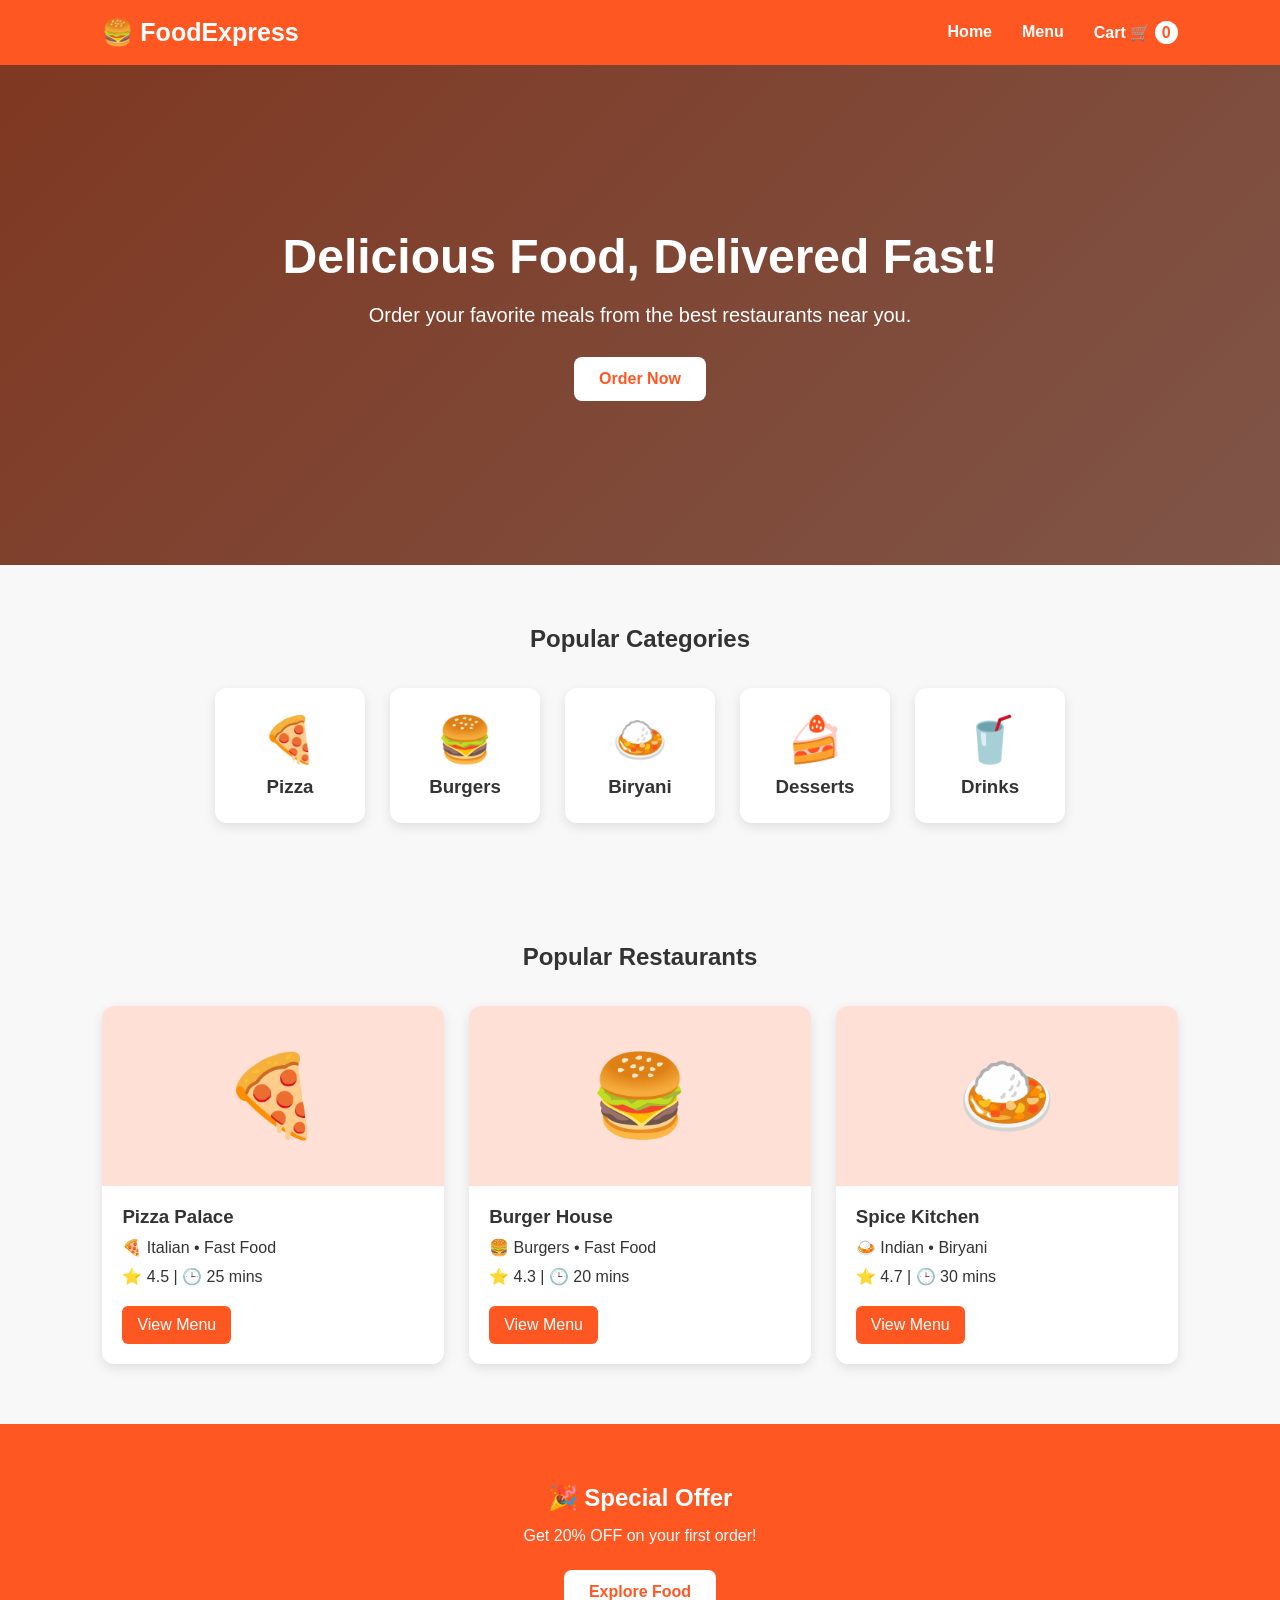
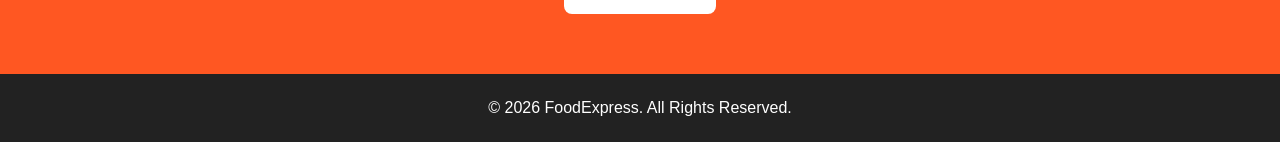
<file: index.html>
<!DOCTYPE html>
<html lang="en">
<head>
    <meta charset="UTF-8">
    <meta name="viewport" content="width=device-width, initial-scale=1.0">
    <title>FoodExpress - Food Delivery</title>
    <link rel="stylesheet" href="css/style.css">
</head>

<body>

<header>
    <nav class="navbar">
        <div class="logo">🍔 FoodExpress</div>

        <ul class="nav-links">
            <li><a href="index.html">Home</a></li>
            <li><a href="menu.html">Menu</a></li>
            <li><a href="cart.html">Cart 🛒 <span id="cartCount">0</span></a></li>
        </ul>
    </nav>
</header>

<section class="hero">
    <div class="hero-content">
        <h1>Delicious Food, Delivered Fast!</h1>
        <p>Order your favorite meals from the best restaurants near you.</p>

        <a href="menu.html" class="btn">Order Now</a>
    </div>
</section>

<section class="categories">

    <h2>Popular Categories</h2>

    <div class="category-container">

        <div class="category-card" onclick="openCategory('Pizza')">
            <div class="category-icon">🍕</div>
            <h3>Pizza</h3>
        </div>

        <div class="category-card" onclick="openCategory('Burger')">
            <div class="category-icon">🍔</div>
            <h3>Burgers</h3>
        </div>

        <div class="category-card" onclick="openCategory('Biryani')">
            <div class="category-icon">🍛</div>
            <h3>Biryani</h3>
        </div>

        <div class="category-card" onclick="openCategory('Dessert')">
            <div class="category-icon">🍰</div>
            <h3>Desserts</h3>
        </div>

        <div class="category-card" onclick="openCategory('Drinks')">
            <div class="category-icon">🥤</div>
            <h3>Drinks</h3>
        </div>

    </div>

</section>

<section class="restaurants">

    <h2>Popular Restaurants</h2>

    <div class="restaurant-container">

        <div class="restaurant-card">
            <div class="restaurant-image">🍕</div>
            <div class="restaurant-info">
                <h3>Pizza Palace</h3>
                <p>🍕 Italian • Fast Food</p>
                <p>⭐ 4.5 | 🕒 25 mins</p>
                <a href="menu.html" class="small-btn">View Menu</a>
            </div>
        </div>

        <div class="restaurant-card">
            <div class="restaurant-image">🍔</div>
            <div class="restaurant-info">
                <h3>Burger House</h3>
                <p>🍔 Burgers • Fast Food</p>
                <p>⭐ 4.3 | 🕒 20 mins</p>
                <a href="menu.html" class="small-btn">View Menu</a>
            </div>
        </div>

        <div class="restaurant-card">
            <div class="restaurant-image">🍛</div>
            <div class="restaurant-info">
                <h3>Spice Kitchen</h3>
                <p>🍛 Indian • Biryani</p>
                <p>⭐ 4.7 | 🕒 30 mins</p>
                <a href="menu.html" class="small-btn">View Menu</a>
            </div>
        </div>

    </div>

</section>

<section class="offer">
    <h2>🎉 Special Offer</h2>
    <p>Get 20% OFF on your first order!</p>
    <a href="menu.html" class="btn">Explore Food</a>
</section>

<footer>
    <p>© 2026 FoodExpress. All Rights Reserved.</p>
</footer>

<script src="js/script.js"></script>

</body>
</html>
</file>
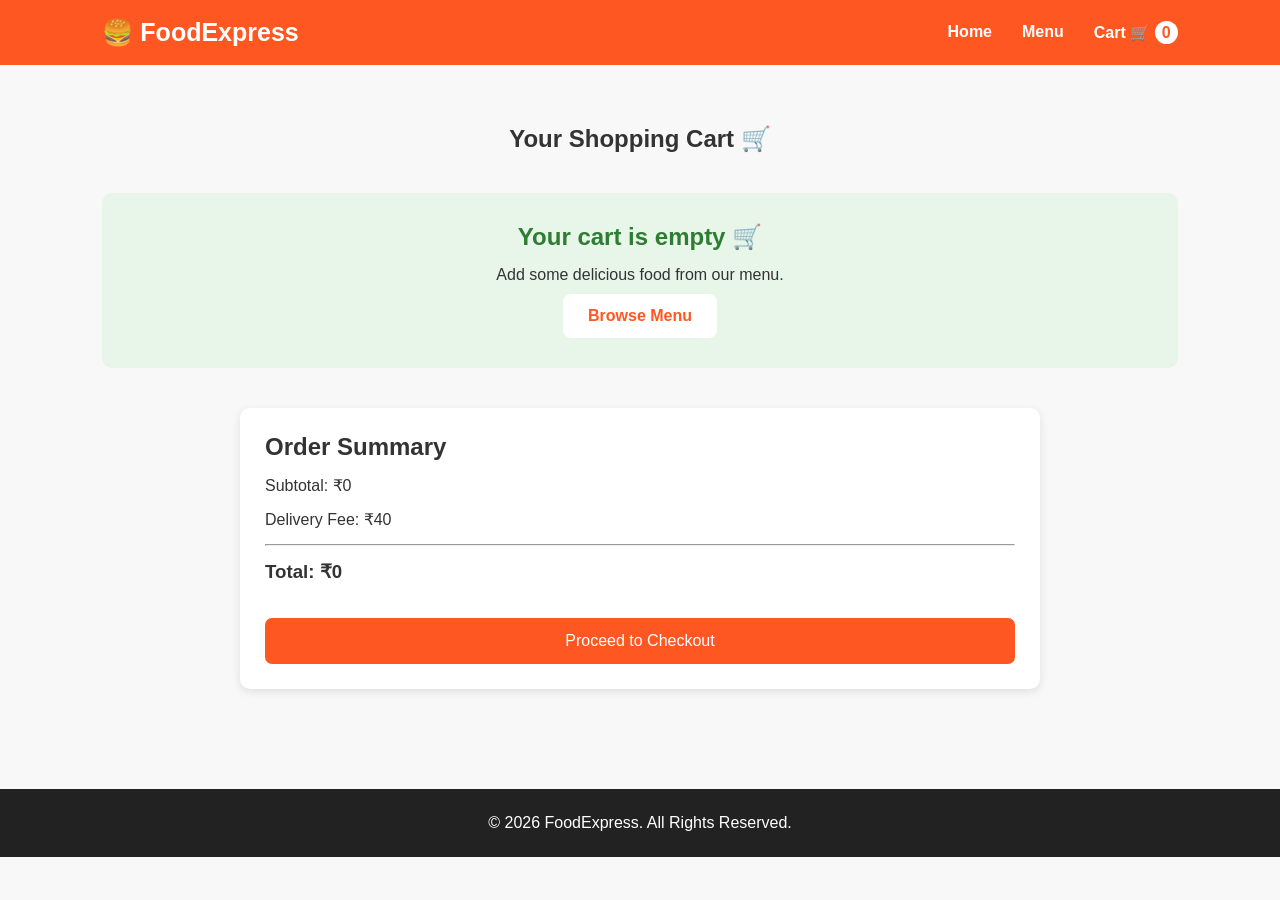
<file: cart.html>
<!DOCTYPE html>
<html lang="en">

<head>
    <meta charset="UTF-8">
    <meta name="viewport" content="width=device-width, initial-scale=1.0">

    <title>FoodExpress - Cart</title>

    <link rel="stylesheet" href="css/style.css">
</head>

<body>

<header>

    <nav class="navbar">

        <div class="logo">🍔 FoodExpress</div>

        <ul class="nav-links">

            <li>
                <a href="index.html">Home</a>
            </li>

            <li>
                <a href="menu.html">Menu</a>
            </li>

            <li>
                <a href="cart.html">
                    Cart 🛒 <span id="cartCount">0</span>
                </a>
            </li>

        </ul>

    </nav>

</header>

<section class="cart-section">

    <h1>Your Shopping Cart 🛒</h1>

    <div id="cartItems"></div>

    <div class="cart-summary">

        <h2>Order Summary</h2>

        <p>
            Subtotal:
            ₹<span id="subtotal">0</span>
        </p>

        <p>
            Delivery Fee:
            ₹<span id="delivery">40</span>
        </p>

        <hr>

        <h3>
            Total:
            ₹<span id="total">0</span>
        </h3>

        <button class="checkout-btn" onclick="goToCheckout()">
            Proceed to Checkout
        </button>

    </div>

</section>

<footer>
    <p>© 2026 FoodExpress. All Rights Reserved.</p>
</footer>

<script src="js/script.js"></script>
<script src="js/cart.js"></script>

</body>
</html>
</file>
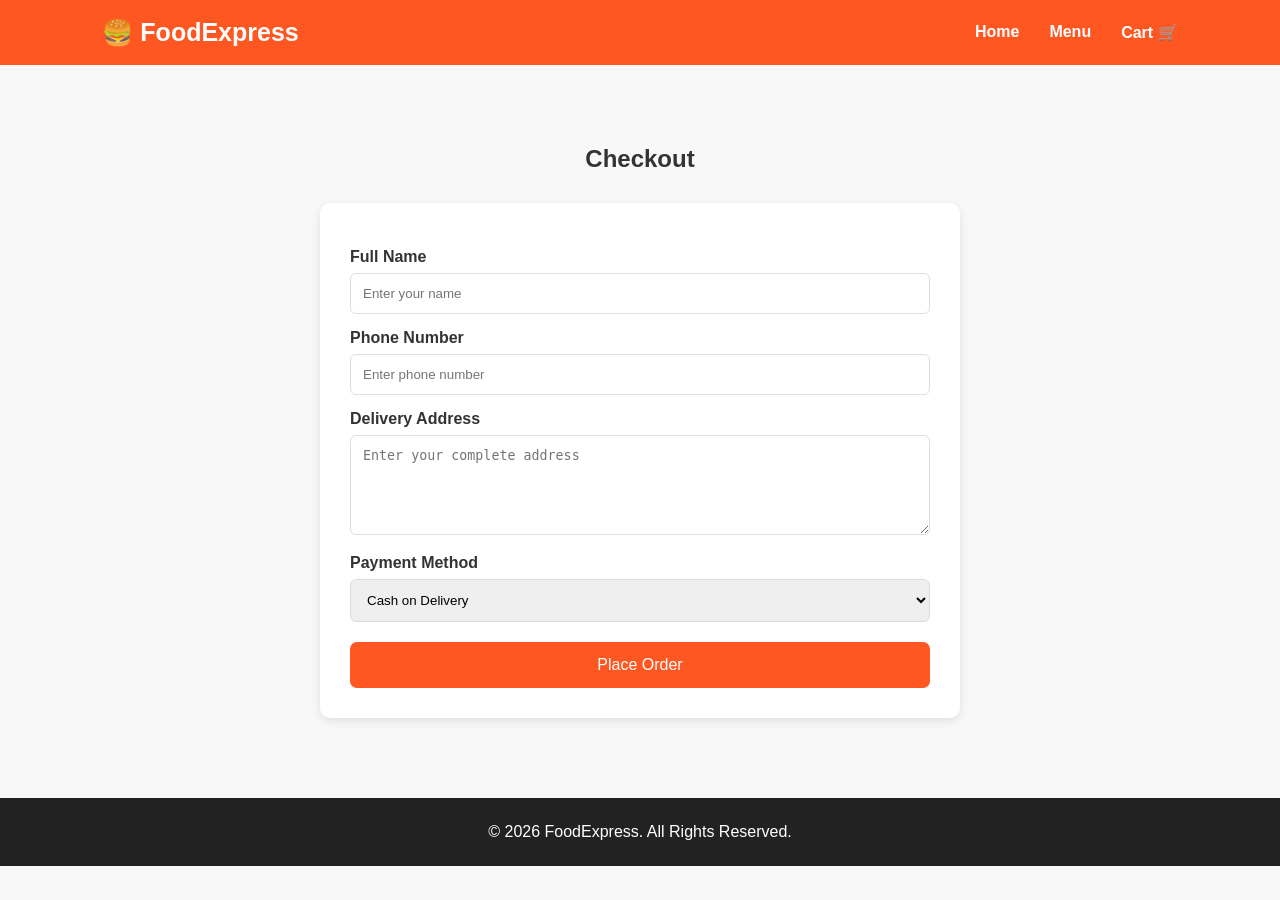
<file: checkout.html>
<!DOCTYPE html>
<html lang="en">

<head>

    <meta charset="UTF-8">

    <meta name="viewport"
          content="width=device-width, initial-scale=1.0">

    <title>FoodExpress - Checkout</title>

    <link rel="stylesheet" href="css/style.css">

</head>

<body>

<header>

    <nav class="navbar">

        <div class="logo">
            🍔 FoodExpress
        </div>

        <ul class="nav-links">

            <li>
                <a href="index.html">Home</a>
            </li>

            <li>
                <a href="menu.html">Menu</a>
            </li>

            <li>
                <a href="cart.html">Cart 🛒</a>
            </li>

        </ul>

    </nav>

</header>

<section class="checkout-section">

    <h1>Checkout</h1>

    <form id="checkoutForm">

        <label>Full Name</label>

        <input
            type="text"
            id="name"
            placeholder="Enter your name"
            required
        >

        <label>Phone Number</label>

        <input
            type="tel"
            id="phone"
            placeholder="Enter phone number"
            required
        >

        <label>Delivery Address</label>

        <textarea
            id="address"
            placeholder="Enter your complete address"
            required
        ></textarea>

        <label>Payment Method</label>

        <select id="payment">

            <option value="Cash on Delivery">
                Cash on Delivery
            </option>

            <option value="UPI">
                UPI
            </option>

            <option value="Card">
                Credit / Debit Card
            </option>

        </select>

        <button type="submit" class="checkout-btn">
            Place Order
        </button>

    </form>

    <div id="orderMessage"></div>

</section>

<footer>
    <p>© 2026 FoodExpress. All Rights Reserved.</p>
</footer>

<script src="js/script.js"></script>

<script>

document
.getElementById("checkoutForm")
.addEventListener("submit", function(event) {

    event.preventDefault();

    let orderId =
        "FE" +
        Math.floor(Math.random() * 100000);

    let name =
        document.getElementById("name").value;

    let payment =
        document.getElementById("payment").value;

    document.getElementById("orderMessage").innerHTML = `

        <div class="success-message">

            <h2>🎉 Order Placed Successfully!</h2>

            <p>Thank you, ${name}.</p>

            <p>
                Your Order ID is:
                <strong>${orderId}</strong>
            </p>

            <p>
                Payment Method:
                ${payment}
            </p>

            <p>
                Estimated Delivery:
                25-35 minutes
            </p>

            <a href="index.html" class="btn">
                Back to Home
            </a>

        </div>

    `;

    localStorage.removeItem("cart");

});

</script>

</body>
</html>
</file>
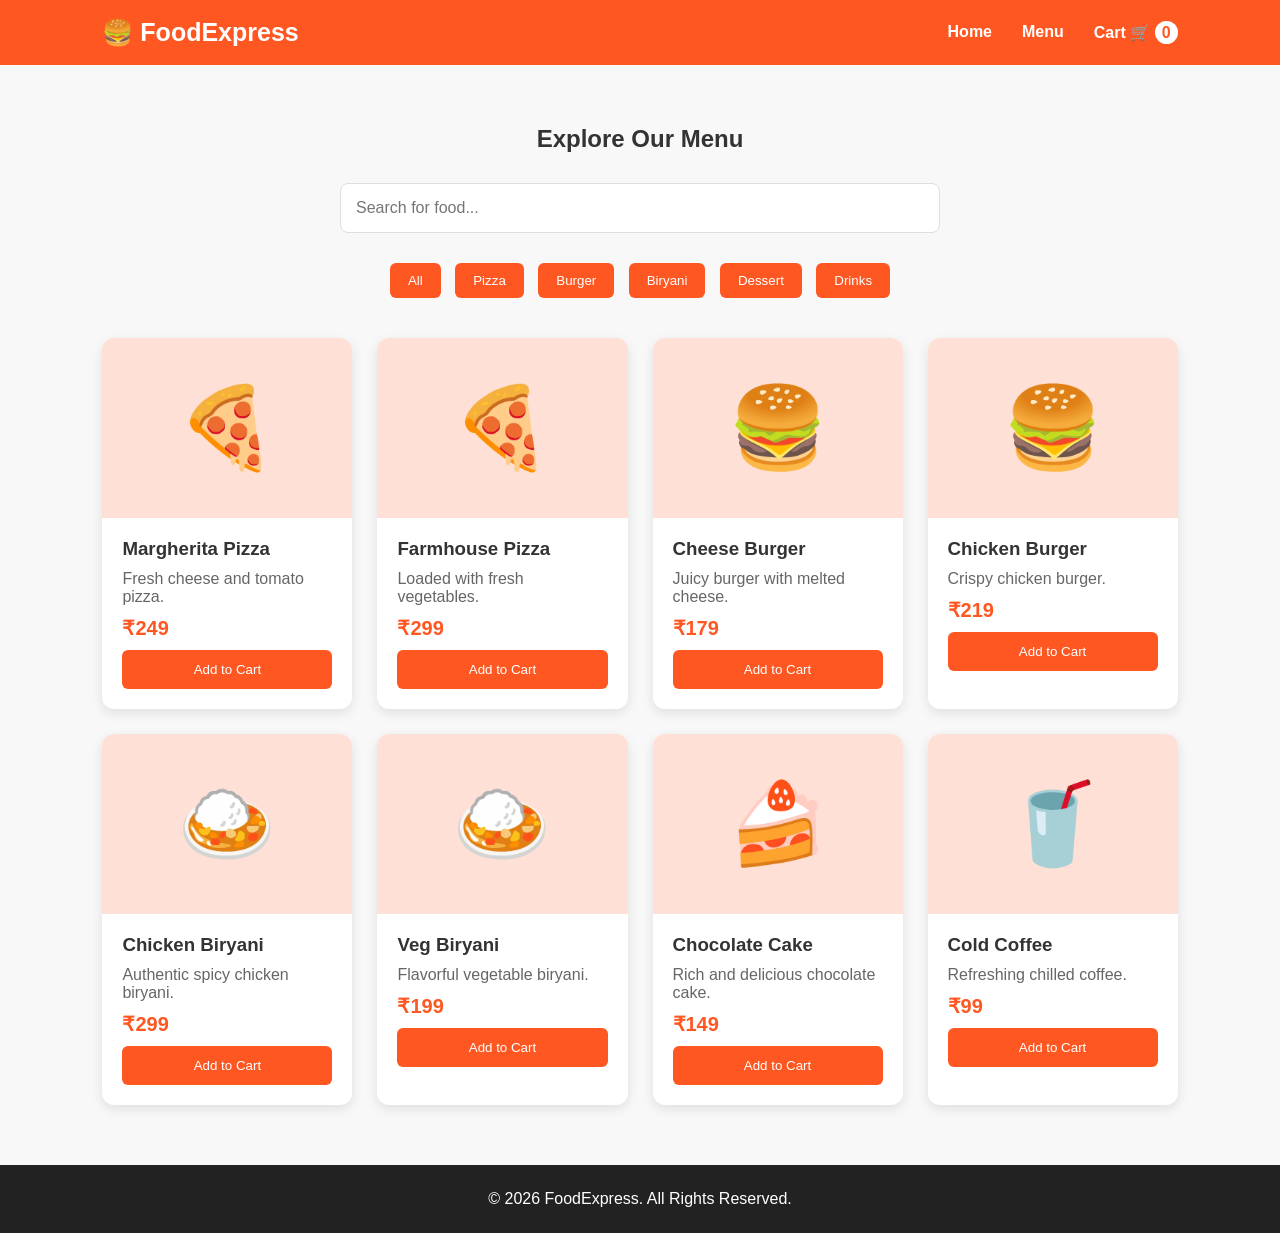
<file: menu.html>
<!DOCTYPE html>
<html lang="en">
<head>
    <meta charset="UTF-8">
    <meta name="viewport" content="width=device-width, initial-scale=1.0">
    <title>FoodExpress - Menu</title>
    <link rel="stylesheet" href="css/style.css">
</head>

<body>

<header>
    <nav class="navbar">

        <div class="logo">🍔 FoodExpress</div>

        <ul class="nav-links">
            <li><a href="index.html">Home</a></li>
            <li><a href="menu.html">Menu</a></li>
            <li>
                <a href="cart.html">
                    Cart 🛒 <span id="cartCount">0</span>
                </a>
            </li>
        </ul>

    </nav>
</header>

<section class="menu-section">

    <h1>Explore Our Menu</h1>

    <div class="search-area">

        <input
            type="text"
            id="searchInput"
            placeholder="Search for food..."
            onkeyup="searchFood()"
        >

    </div>

    <div class="filter-buttons">

        <button onclick="filterFood('All')">All</button>
        <button onclick="filterFood('Pizza')">Pizza</button>
        <button onclick="filterFood('Burger')">Burger</button>
        <button onclick="filterFood('Biryani')">Biryani</button>
        <button onclick="filterFood('Dessert')">Dessert</button>
        <button onclick="filterFood('Drinks')">Drinks</button>

    </div>

    <div class="food-container" id="foodContainer">

        <div class="food-card" data-category="Pizza" data-name="Margherita Pizza">

            <div class="food-image">🍕</div>

            <div class="food-info">
                <h3>Margherita Pizza</h3>
                <p>Fresh cheese and tomato pizza.</p>
                <h4>₹249</h4>

                <button onclick="addToCart('Margherita Pizza', 249)">
                    Add to Cart
                </button>
            </div>

        </div>

        <div class="food-card" data-category="Pizza" data-name="Farmhouse Pizza">

            <div class="food-image">🍕</div>

            <div class="food-info">
                <h3>Farmhouse Pizza</h3>
                <p>Loaded with fresh vegetables.</p>
                <h4>₹299</h4>

                <button onclick="addToCart('Farmhouse Pizza', 299)">
                    Add to Cart
                </button>
            </div>

        </div>

        <div class="food-card" data-category="Burger" data-name="Cheese Burger">

            <div class="food-image">🍔</div>

            <div class="food-info">
                <h3>Cheese Burger</h3>
                <p>Juicy burger with melted cheese.</p>
                <h4>₹179</h4>

                <button onclick="addToCart('Cheese Burger', 179)">
                    Add to Cart
                </button>
            </div>

        </div>

        <div class="food-card" data-category="Burger" data-name="Chicken Burger">

            <div class="food-image">🍔</div>

            <div class="food-info">
                <h3>Chicken Burger</h3>
                <p>Crispy chicken burger.</p>
                <h4>₹219</h4>

                <button onclick="addToCart('Chicken Burger', 219)">
                    Add to Cart
                </button>
            </div>

        </div>

        <div class="food-card" data-category="Biryani" data-name="Chicken Biryani">

            <div class="food-image">🍛</div>

            <div class="food-info">
                <h3>Chicken Biryani</h3>
                <p>Authentic spicy chicken biryani.</p>
                <h4>₹299</h4>

                <button onclick="addToCart('Chicken Biryani', 299)">
                    Add to Cart
                </button>
            </div>

        </div>

        <div class="food-card" data-category="Biryani" data-name="Veg Biryani">

            <div class="food-image">🍛</div>

            <div class="food-info">
                <h3>Veg Biryani</h3>
                <p>Flavorful vegetable biryani.</p>
                <h4>₹199</h4>

                <button onclick="addToCart('Veg Biryani', 199)">
                    Add to Cart
                </button>
            </div>

        </div>

        <div class="food-card" data-category="Dessert" data-name="Chocolate Cake">

            <div class="food-image">🍰</div>

            <div class="food-info">
                <h3>Chocolate Cake</h3>
                <p>Rich and delicious chocolate cake.</p>
                <h4>₹149</h4>

                <button onclick="addToCart('Chocolate Cake', 149)">
                    Add to Cart
                </button>
            </div>

        </div>

        <div class="food-card" data-category="Drinks" data-name="Cold Coffee">

            <div class="food-image">🥤</div>

            <div class="food-info">
                <h3>Cold Coffee</h3>
                <p>Refreshing chilled coffee.</p>
                <h4>₹99</h4>

                <button onclick="addToCart('Cold Coffee', 99)">
                    Add to Cart
                </button>
            </div>

        </div>

    </div>

</section>

<footer>
    <p>© 2026 FoodExpress. All Rights Reserved.</p>
</footer>

<script src="js/script.js"></script>
<script src="js/menu.js"></script>

</body>
</html>
</file>
<file: css/style.css>
* {
    margin: 0;
    padding: 0;
    box-sizing: border-box;
}

body {
    font-family: Arial, sans-serif;
    background: #f8f8f8;
    color: #333;
}

.navbar {
    background: #ff5722;
    color: white;
    display: flex;
    justify-content: space-between;
    align-items: center;
    padding: 18px 8%;
}

.logo {
    font-size: 25px;
    font-weight: bold;
}

.nav-links {
    list-style: none;
    display: flex;
    gap: 30px;
}

.nav-links a {
    color: white;
    text-decoration: none;
    font-weight: bold;
}

#cartCount {
    background: white;
    color: #ff5722;
    padding: 3px 7px;
    border-radius: 50%;
}

/* Hero */

.hero {
    min-height: 500px;
    display: flex;
    align-items: center;
    justify-content: center;
    text-align: center;
    background:
        linear-gradient(
            rgba(0,0,0,0.5),
            rgba(0,0,0,0.5)
        ),
        linear-gradient(135deg, #ff7043, #ffab91);
    color: white;
}

.hero-content h1 {
    font-size: 48px;
    margin-bottom: 20px;
}

.hero-content p {
    font-size: 20px;
    margin-bottom: 30px;
}

.btn {
    display: inline-block;
    background: white;
    color: #ff5722;
    padding: 13px 25px;
    border-radius: 8px;
    text-decoration: none;
    font-weight: bold;
}

.btn:hover {
    background: #ffe0d6;
}

/* Categories */

.categories,
.restaurants,
.menu-section {
    padding: 60px 8%;
}

.categories h2,
.restaurants h2 {
    text-align: center;
    margin-bottom: 35px;
}

.category-container {
    display: flex;
    justify-content: center;
    gap: 25px;
    flex-wrap: wrap;
}

.category-card {
    background: white;
    width: 150px;
    padding: 25px;
    text-align: center;
    border-radius: 12px;
    cursor: pointer;
    box-shadow: 0 4px 12px rgba(0,0,0,0.1);
}

.category-card:hover {
    transform: translateY(-5px);
}

.category-icon {
    font-size: 45px;
    margin-bottom: 10px;
}

/* Restaurants */

.restaurant-container {
    display: grid;
    grid-template-columns:
        repeat(auto-fit, minmax(280px, 1fr));
    gap: 25px;
}

.restaurant-card {
    background: white;
    border-radius: 12px;
    overflow: hidden;
    box-shadow: 0 4px 12px rgba(0,0,0,0.1);
}

.restaurant-image {
    height: 180px;
    background: #ffe0d6;
    display: flex;
    justify-content: center;
    align-items: center;
    font-size: 80px;
}

.restaurant-info {
    padding: 20px;
}

.restaurant-info p {
    margin: 10px 0;
}

.small-btn {
    display: inline-block;
    margin-top: 10px;
    background: #ff5722;
    color: white;
    padding: 10px 15px;
    text-decoration: none;
    border-radius: 6px;
}

/* Offer */

.offer {
    text-align: center;
    padding: 60px;
    background: #ff5722;
    color: white;
}

.offer h2 {
    margin-bottom: 15px;
}

.offer p {
    margin-bottom: 25px;
}

/* Menu */

.menu-section h1 {
    text-align: center;
    margin-bottom: 30px;
}

.search-area {
    text-align: center;
    margin-bottom: 25px;
}

.search-area input {
    width: 70%;
    max-width: 600px;
    padding: 15px;
    border: 1px solid #ddd;
    border-radius: 8px;
    font-size: 16px;
}

.filter-buttons {
    text-align: center;
    margin-bottom: 35px;
}

.filter-buttons button {
    padding: 10px 18px;
    margin: 5px;
    border: none;
    background: #ff5722;
    color: white;
    border-radius: 6px;
    cursor: pointer;
}

.food-container {
    display: grid;
    grid-template-columns:
        repeat(auto-fit, minmax(230px, 1fr));
    gap: 25px;
}

.food-card {
    background: white;
    border-radius: 12px;
    overflow: hidden;
    box-shadow: 0 4px 12px rgba(0,0,0,0.1);
}

.food-image {
    height: 180px;
    background: #ffe0d6;
    display: flex;
    justify-content: center;
    align-items: center;
    font-size: 80px;
}

.food-info {
    padding: 20px;
}

.food-info p {
    margin: 10px 0;
    color: #666;
}

.food-info h4 {
    color: #ff5722;
    font-size: 20px;
    margin: 10px 0;
}

.food-info button {
    width: 100%;
    padding: 12px;
    border: none;
    background: #ff5722;
    color: white;
    border-radius: 6px;
    cursor: pointer;
}

/* Cart */

.cart-section {
    padding: 60px 8%;
    min-height: 600px;
}

.cart-section h1 {
    text-align: center;
    margin-bottom: 40px;
}

.cart-item {
    background: white;
    margin: 15px auto;
    padding: 20px;
    max-width: 800px;
    display: flex;
    justify-content: space-between;
    align-items: center;
    border-radius: 10px;
    box-shadow: 0 3px 10px rgba(0,0,0,0.1);
}

.quantity-controls button {
    padding: 7px 12px;
    margin: 0 5px;
    border: none;
    background: #ff5722;
    color: white;
    border-radius: 5px;
    cursor: pointer;
}

.remove-btn {
    background: #e53935 !important;
}

.cart-summary {
    max-width: 800px;
    margin: 40px auto;
    background: white;
    padding: 25px;
    border-radius: 10px;
    box-shadow: 0 3px 10px rgba(0,0,0,0.1);
}

.cart-summary p,
.cart-summary h3 {
    margin: 15px 0;
}

.checkout-btn {
    width: 100%;
    padding: 14px;
    border: none;
    background: #ff5722;
    color: white;
    font-size: 16px;
    border-radius: 7px;
    cursor: pointer;
    margin-top: 20px;
}

/* Checkout */

.checkout-section {
    max-width: 700px;
    margin: 50px auto;
    padding: 30px;
}

.checkout-section h1 {
    text-align: center;
    margin-bottom: 30px;
}

.checkout-section form {
    background: white;
    padding: 30px;
    border-radius: 10px;
    box-shadow: 0 3px 10px rgba(0,0,0,0.1);
}

.checkout-section label {
    display: block;
    margin-top: 15px;
    margin-bottom: 7px;
    font-weight: bold;
}

.checkout-section input,
.checkout-section textarea,
.checkout-section select {
    width: 100%;
    padding: 12px;
    border: 1px solid #ddd;
    border-radius: 6px;
}

.checkout-section textarea {
    height: 100px;
    resize: vertical;
}

.success-message {
    margin-top: 30px;
    background: #e8f5e9;
    padding: 30px;
    border-radius: 10px;
    text-align: center;
}

.success-message h2 {
    color: #2e7d32;
    margin-bottom: 15px;
}

.success-message p {
    margin: 10px;
}

/* Footer */

footer {
    background: #222;
    color: white;
    text-align: center;
    padding: 25px;
}

/* Responsive */

@media (max-width: 700px) {

    .navbar {
        flex-direction: column;
        gap: 15px;
    }

    .nav-links {
        gap: 15px;
    }

    .hero-content h1 {
        font-size: 34px;
    }

    .search-area input {
        width: 100%;
    }

    .cart-item {
        flex-direction: column;
        gap: 15px;
        text-align: center;
    }

}
</file>
